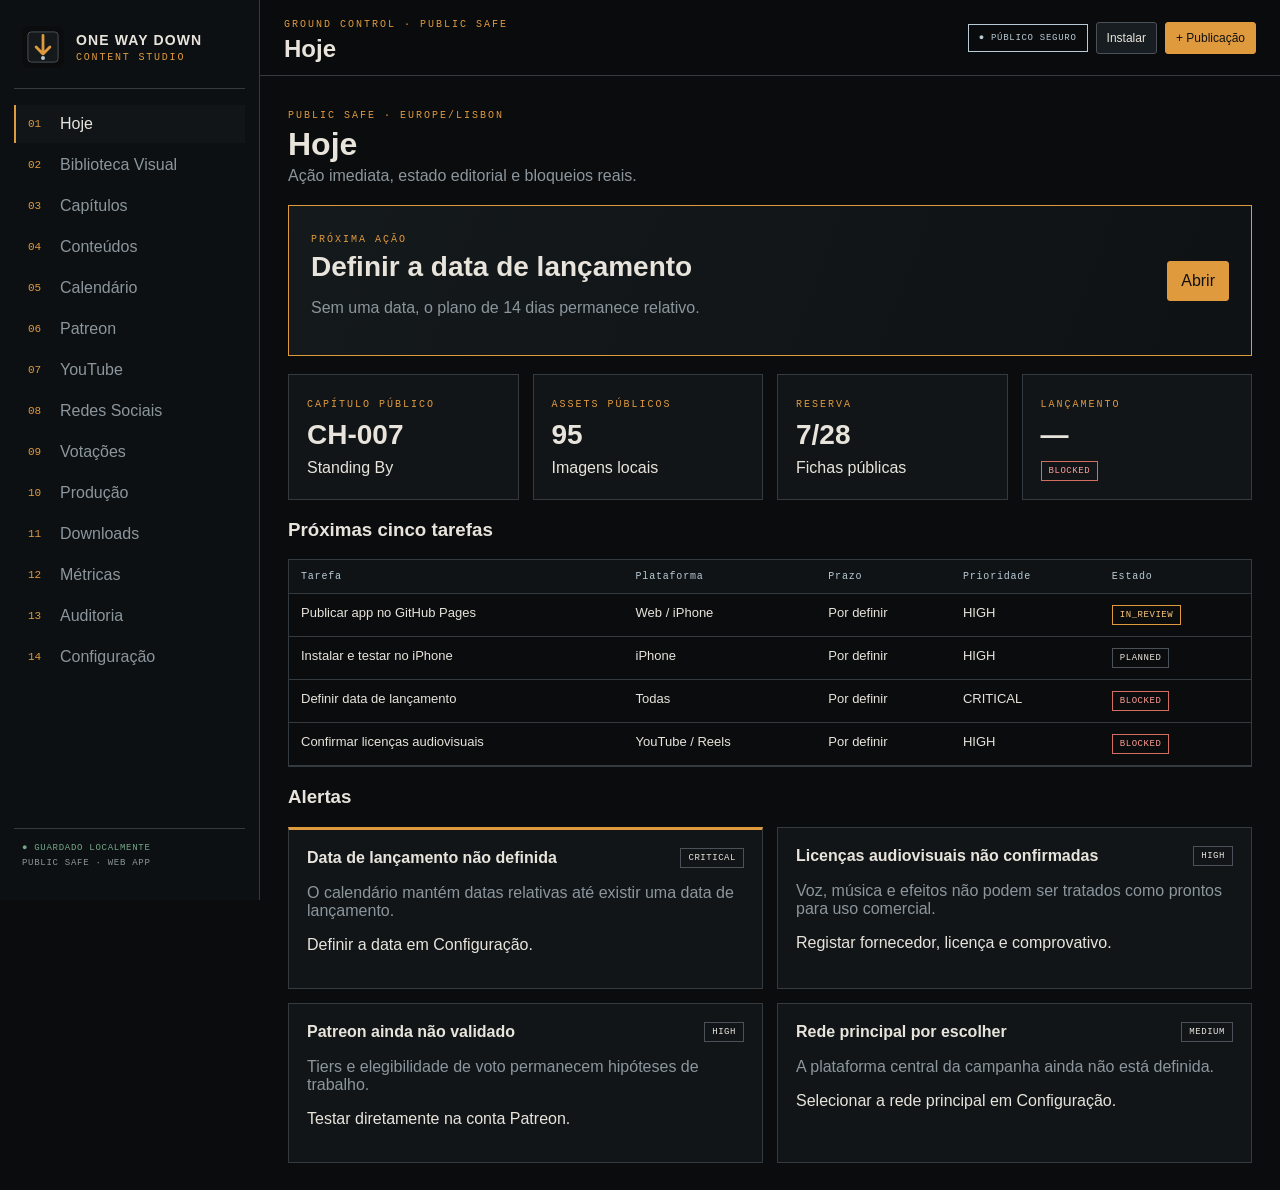
<file: index.html>
<!doctype html><html lang="pt-PT"><head><meta charset="utf-8"><meta name="viewport" content="width=device-width,initial-scale=1,viewport-fit=cover"><meta name="theme-color" content="#0A0C0D"><meta name="color-scheme" content="dark"><meta name="apple-mobile-web-app-capable" content="yes"><meta name="apple-mobile-web-app-status-bar-style" content="black-translucent"><meta name="apple-mobile-web-app-title" content="ONE WAY DOWN"><link rel="manifest" href="manifest.webmanifest"><link rel="apple-touch-icon" href="icon.svg"><link rel="icon" href="icon.svg"><link rel="stylesheet" href="styles.css"><title>ONE WAY DOWN — Content Studio</title></head><body><div id="app"><aside id="sidebar"><div class="brand"><img src="icon.svg" alt=""><div><strong>ONE WAY DOWN</strong><span>CONTENT STUDIO</span></div></div><nav id="nav"></nav><div class="sidefoot"><span>● GUARDADO LOCALMENTE</span><small>PUBLIC SAFE · WEB APP</small></div></aside><section id="workspace"><header><button id="menu" class="iconbtn mobile">☰</button><div><span class="eyebrow" id="eyebrow">GROUND CONTROL</span><h1 id="title">Hoje</h1></div><div class="header-actions"><span class="safe">● PÚBLICO SEGURO</span><button class="btn small" data-act="install">Instalar</button><button class="btn primary small" data-act="newpost">+ Publicação</button></div></header><main id="main"><div class="loading">A iniciar Ground Control…</div></main></section></div><div id="backdrop" class="backdrop hidden"><section class="modal"><header><div><span class="eyebrow" id="modalEyebrow"></span><h2 id="modalTitle"></h2></div><button class="iconbtn" data-act="close">×</button></header><div id="modalBody" class="modalbody"></div><footer id="modalFooter"></footer></section></div><div id="toast" class="toast hidden"></div><input id="importFile" type="file" accept="application/json" hidden><script src="jszip.min.js"></script><script src="data.js"></script><script src="app.js"></script><script>if('serviceWorker'in navigator)addEventListener('load',()=>navigator.serviceWorker.register('./sw.js').catch(console.warn));</script></body></html>
</file>
<file: styles.css>
:root{--void:#0A0C0D;--panel:#111518;--panel2:#171d21;--line:#333b41;--grey:#4A5158;--cold:#B9CBD6;--amber:#E09A3E;--salt:#E8E4DC;--ok:#74a889;--danger:#d46d62;--muted:#8c969d;--shadow:0 16px 50px rgba(0,0,0,.38)}*{box-sizing:border-box}html,body{margin:0;background:var(--void);color:var(--salt);font-family:Inter,-apple-system,BlinkMacSystemFont,"Segoe UI",sans-serif;min-height:100%;overscroll-behavior:none}button,input,select,textarea{font:inherit}button{cursor:pointer}#app{display:grid;grid-template-columns:260px 1fr;min-height:100vh}#sidebar{position:fixed;inset:0 auto 0 0;width:260px;background:#0d1012;border-right:1px solid var(--line);padding:18px 14px;z-index:30;display:flex;flex-direction:column}.brand{display:flex;gap:12px;align-items:center;padding:8px 8px 20px;border-bottom:1px solid var(--line)}.brand img{width:42px;height:42px;object-fit:contain}.brand strong,.brand span{display:block}.brand strong{letter-spacing:.08em;font-size:14px}.brand span{font:10px ui-monospace,monospace;color:var(--amber);letter-spacing:.18em;margin-top:4px}#nav{display:grid;gap:3px;padding:16px 0;overflow:auto}.navbtn{display:flex;align-items:center;gap:12px;border:0;background:transparent;color:var(--muted);text-align:left;padding:10px 12px;border-left:2px solid transparent}.navbtn:hover,.navbtn.active{color:var(--salt);background:var(--panel);border-color:var(--amber)}.navbtn b{font:11px ui-monospace,monospace;color:var(--amber);width:20px}.sidefoot{margin-top:auto;border-top:1px solid var(--line);padding:14px 8px;display:grid;gap:5px}.sidefoot span,.sidefoot small{font:9px ui-monospace,monospace;letter-spacing:.08em}.sidefoot span{color:var(--ok)}.sidefoot small{color:var(--muted)}#workspace{grid-column:2;min-width:0}header{height:76px;position:sticky;top:0;z-index:20;background:rgba(10,12,13,.94);backdrop-filter:blur(12px);border-bottom:1px solid var(--line);display:flex;align-items:center;gap:14px;padding:0 24px}header h1{font-size:24px;margin:4px 0 0}.eyebrow{font:10px ui-monospace,monospace;color:var(--amber);letter-spacing:.2em}.header-actions{margin-left:auto;display:flex;align-items:center;gap:8px}.safe{border:1px solid var(--cold);padding:8px 10px;font:9px ui-monospace,monospace;color:var(--cold);letter-spacing:.08em}.btn,.iconbtn{border:1px solid var(--grey);background:var(--panel2);color:var(--salt);border-radius:3px;padding:10px 13px}.btn:hover,.iconbtn:hover{border-color:var(--cold)}.btn.primary{background:var(--amber);border-color:var(--amber);color:#111}.btn.danger{border-color:var(--danger);color:#ffb8b1}.btn.small{padding:8px 10px;font-size:12px}.iconbtn{width:42px;height:42px;padding:0;font-size:21px}.mobile{display:none}main{padding:28px;max-width:1600px;margin:auto}.sectionhead{display:flex;gap:20px;align-items:end;justify-content:space-between;margin-bottom:20px}.sectionhead h2{font-size:32px;margin:4px 0}.sectionhead p{margin:0;color:var(--muted);max-width:760px}.grid{display:grid;gap:14px}.cols2{grid-template-columns:repeat(2,minmax(0,1fr))}.cols3{grid-template-columns:repeat(3,minmax(0,1fr))}.cols4{grid-template-columns:repeat(4,minmax(0,1fr))}.panel{background:var(--panel);border:1px solid var(--line);padding:18px;min-width:0}.panel.amber{border-top:3px solid var(--amber)}.panel.cold{border-top:3px solid var(--cold)}.panel h3{margin:0 0 10px}.muted{color:var(--muted)}.stat strong{display:block;font-size:28px;margin:8px 0}.status{display:inline-flex;padding:4px 7px;border:1px solid var(--grey);font:9px ui-monospace,monospace;letter-spacing:.06em}.status.READY,.status.APPROVED,.status.PUBLISHED{border-color:var(--ok);color:#9bc8aa}.status.BLOCKED{border-color:var(--danger);color:#ff9d94}.status.IN_REVIEW,.status.SCHEDULED{border-color:var(--amber);color:#ffc87b}.actionhero{display:grid;grid-template-columns:1fr auto;gap:20px;align-items:center;background:linear-gradient(110deg,#14191c,#0f1214);border:1px solid var(--amber);padding:22px;margin-bottom:18px}.actionhero h2{margin:5px 0 8px;font-size:28px}.tablewrap{overflow:auto;border:1px solid var(--line)}table{border-collapse:collapse;width:100%;font-size:13px}th,td{padding:11px 12px;border-bottom:1px solid var(--line);text-align:left;vertical-align:top}th{font:10px ui-monospace,monospace;letter-spacing:.08em;color:var(--cold);background:#0f1315;position:sticky;top:0}.toolbar{display:flex;gap:9px;flex-wrap:wrap;margin-bottom:16px}.input,.select,.textarea{width:100%;background:#0d1012;border:1px solid var(--grey);color:var(--salt);padding:11px;border-radius:2px}.textarea{min-height:110px;resize:vertical}.toolbar .input,.toolbar .select{width:auto;min-width:160px}.library{display:grid;grid-template-columns:repeat(auto-fill,minmax(220px,1fr));gap:14px}.asset{border:1px solid var(--line);background:var(--panel);overflow:hidden}.asset:hover{border-color:var(--cold)}.thumb{aspect-ratio:4/3;background:#070909;display:flex;align-items:center;justify-content:center;overflow:hidden;position:relative}.thumb img{width:100%;height:100%;object-fit:cover;transition:.2s}.asset:hover .thumb img{transform:scale(1.02)}.assetbody{padding:12px}.assetbody h3{font-size:13px;margin:0 0 8px;white-space:nowrap;overflow:hidden;text-overflow:ellipsis}.meta{font:10px ui-monospace,monospace;color:var(--muted);line-height:1.55}.row{display:flex;gap:8px;align-items:center;flex-wrap:wrap}.row.between{justify-content:space-between}.chapterlayout{display:grid;grid-template-columns:240px 1fr;gap:16px}.chapterlist{display:grid;align-content:start;gap:6px}.chapterbtn{padding:13px;text-align:left;background:var(--panel);border:1px solid var(--line);color:var(--salt)}.chapterbtn.active{border-color:var(--amber)}.chapterbtn small{display:block;color:var(--muted);margin-top:4px}.cover{width:220px;max-height:300px;object-fit:cover;border:1px solid var(--line)}.pipeline{display:grid;grid-template-columns:repeat(auto-fit,minmax(180px,1fr));gap:8px}.check{display:flex;gap:8px;align-items:center;padding:9px;background:#0d1012;border:1px solid var(--line)}.calendar{display:grid;grid-template-columns:repeat(7,1fr);border-top:1px solid var(--line);border-left:1px solid var(--line)}.calday{min-height:130px;border-right:1px solid var(--line);border-bottom:1px solid var(--line);padding:8px}.calday>span{font:10px ui-monospace,monospace;color:var(--muted)}.event{display:block;width:100%;margin-top:6px;border:0;border-left:3px solid var(--amber);background:var(--panel2);color:var(--salt);padding:7px;text-align:left;font-size:11px}.kanban{display:grid;grid-template-columns:repeat(5,minmax(220px,1fr));gap:12px;overflow:auto;padding-bottom:10px}.column{background:#0c0f11;border:1px solid var(--line);padding:10px;min-height:300px}.card{background:var(--panel);border:1px solid var(--line);padding:12px;margin-top:9px}.card h4{margin:0 0 8px}.notice{border-left:3px solid var(--amber);padding:11px 13px;background:#17140f;color:#dcc7a8}.notice.danger{border-color:var(--danger);background:#1b1111;color:#efb4ae}.backdrop{position:fixed;inset:0;background:rgba(0,0,0,.76);z-index:100;display:flex;align-items:center;justify-content:center;padding:18px}.backdrop.hidden,.toast.hidden{display:none}.modal{width:min(1000px,100%);max-height:92vh;background:#101416;border:1px solid var(--cold);box-shadow:var(--shadow);display:flex;flex-direction:column}.modal>header{position:static;height:auto;padding:16px}.modalbody{padding:18px;overflow:auto}.modal>footer{padding:14px 18px;border-top:1px solid var(--line);display:flex;justify-content:flex-end;gap:8px}.preview{display:grid;grid-template-columns:minmax(0,1fr) 320px;gap:18px}.preview img{width:100%;max-height:70vh;object-fit:contain;background:#070909}.field{display:grid;gap:6px;margin-bottom:12px}.field label{font:10px ui-monospace,monospace;color:var(--cold);letter-spacing:.06em}.formgrid{display:grid;grid-template-columns:repeat(2,1fr);gap:12px}.toast{position:fixed;right:18px;bottom:18px;z-index:200;background:var(--salt);color:#111;padding:11px 14px;box-shadow:var(--shadow)}.empty,.loading{padding:30px;text-align:center;border:1px dashed var(--grey);color:var(--muted)}@media(max-width:980px){#app{display:block}#sidebar{transform:translateX(-100%);transition:.2s;width:min(310px,85vw)}#sidebar.open{transform:none;box-shadow:var(--shadow)}#workspace{display:block}.mobile{display:inline-flex}header{height:calc(72px + env(safe-area-inset-top));padding-top:env(safe-area-inset-top);padding-left:14px;padding-right:14px}.safe{display:none}main{padding:18px 14px calc(80px + env(safe-area-inset-bottom))}.cols4,.cols3{grid-template-columns:repeat(2,minmax(0,1fr))}.chapterlayout{grid-template-columns:1fr}.chapterlist{display:flex;overflow:auto}.chapterbtn{min-width:180px}.preview{grid-template-columns:1fr}.header-actions .btn:first-of-type{display:none}}@media(max-width:620px){header h1{font-size:20px}.header-actions .btn.primary{font-size:0}.header-actions .btn.primary:after{content:'+';font-size:22px}.sectionhead{display:block}.sectionhead h2{font-size:28px}.cols2,.cols3,.cols4,.formgrid{grid-template-columns:1fr}.library{grid-template-columns:repeat(2,minmax(0,1fr));gap:9px}.assetbody{padding:9px}.assetbody .meta{font-size:9px}.calendar{grid-template-columns:1fr}.calday{min-height:70px}.calendar .calday:empty{display:none}.actionhero{grid-template-columns:1fr}.cover{width:100%;max-height:360px}.toolbar .input,.toolbar .select{width:100%}.modal{max-height:96vh}.backdrop{padding:7px}}
.btn:disabled{opacity:.45;cursor:not-allowed;border-color:var(--grey);color:var(--muted)}.asset:has(.status.BLOCKED) .thumb img{filter:saturate(.45) contrast(.92)}.asset:has(.status.BLOCKED){border-color:#5b3a36}
</file>
